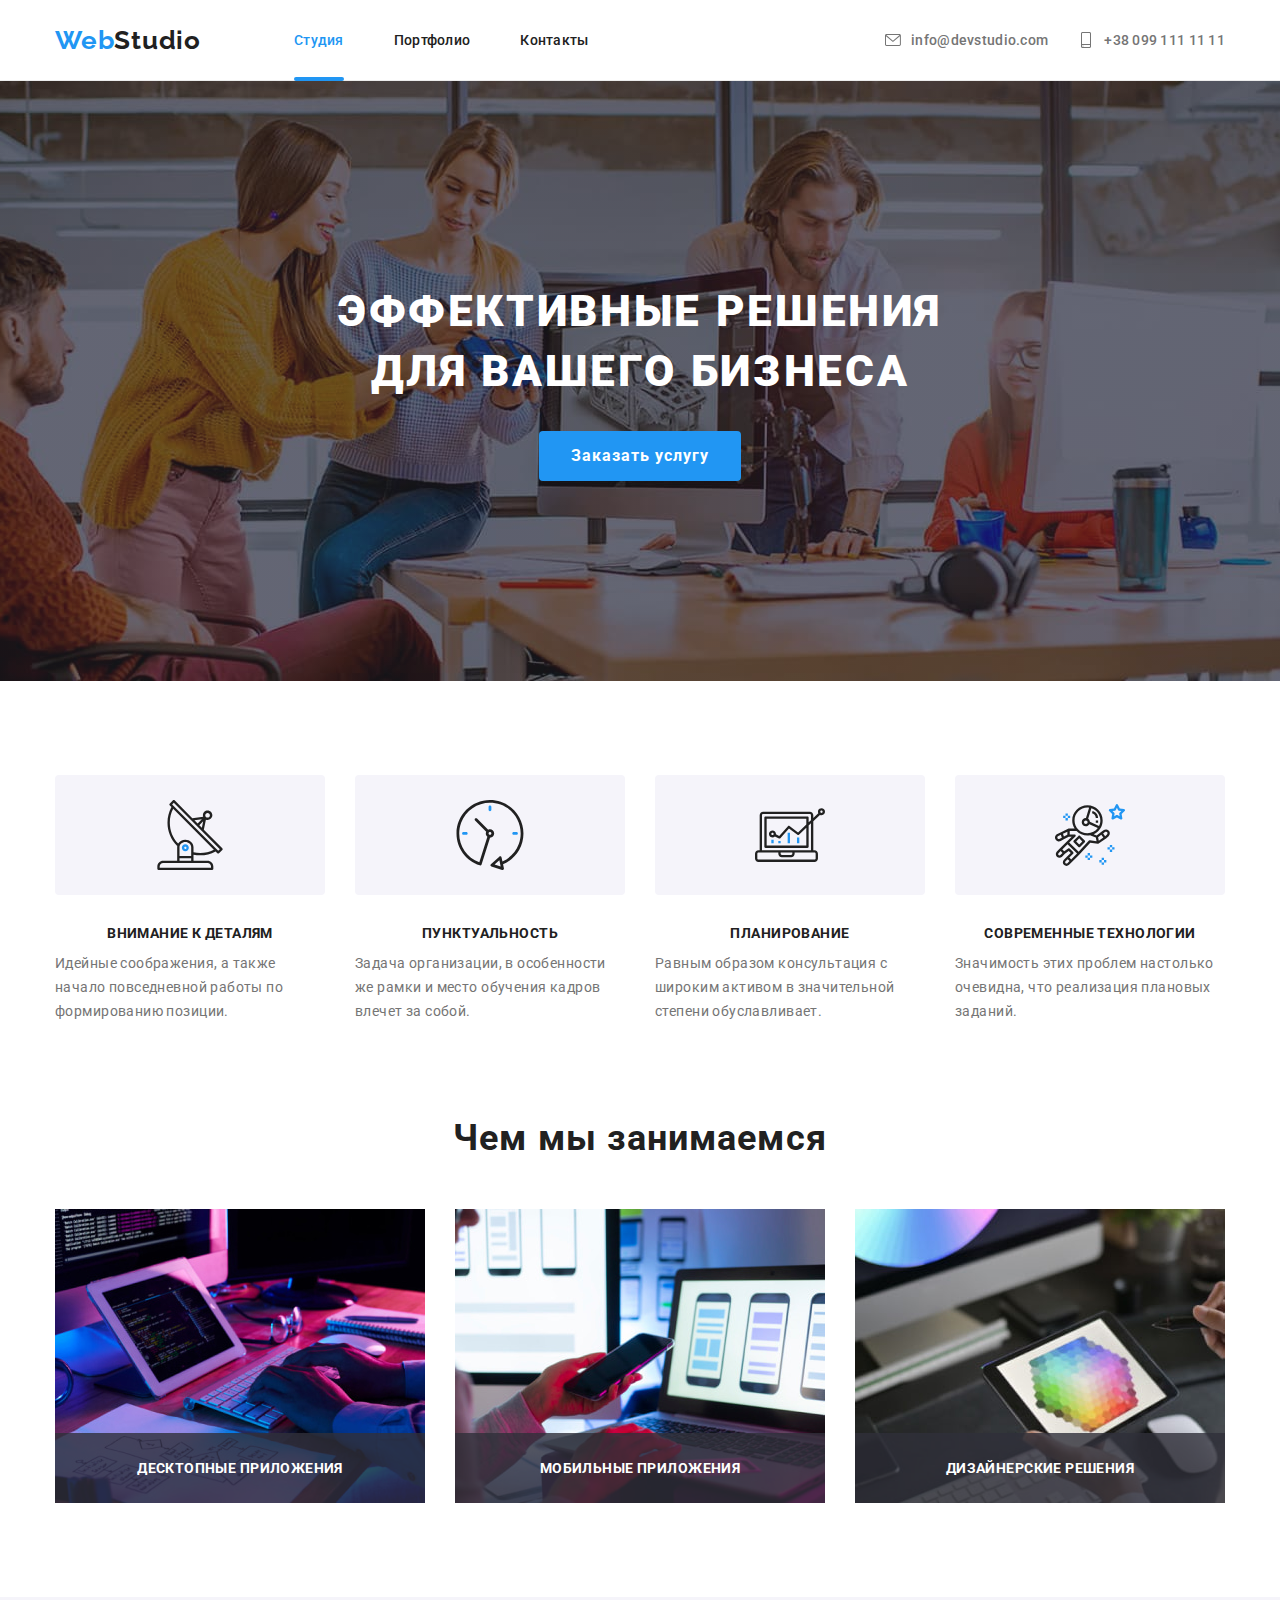
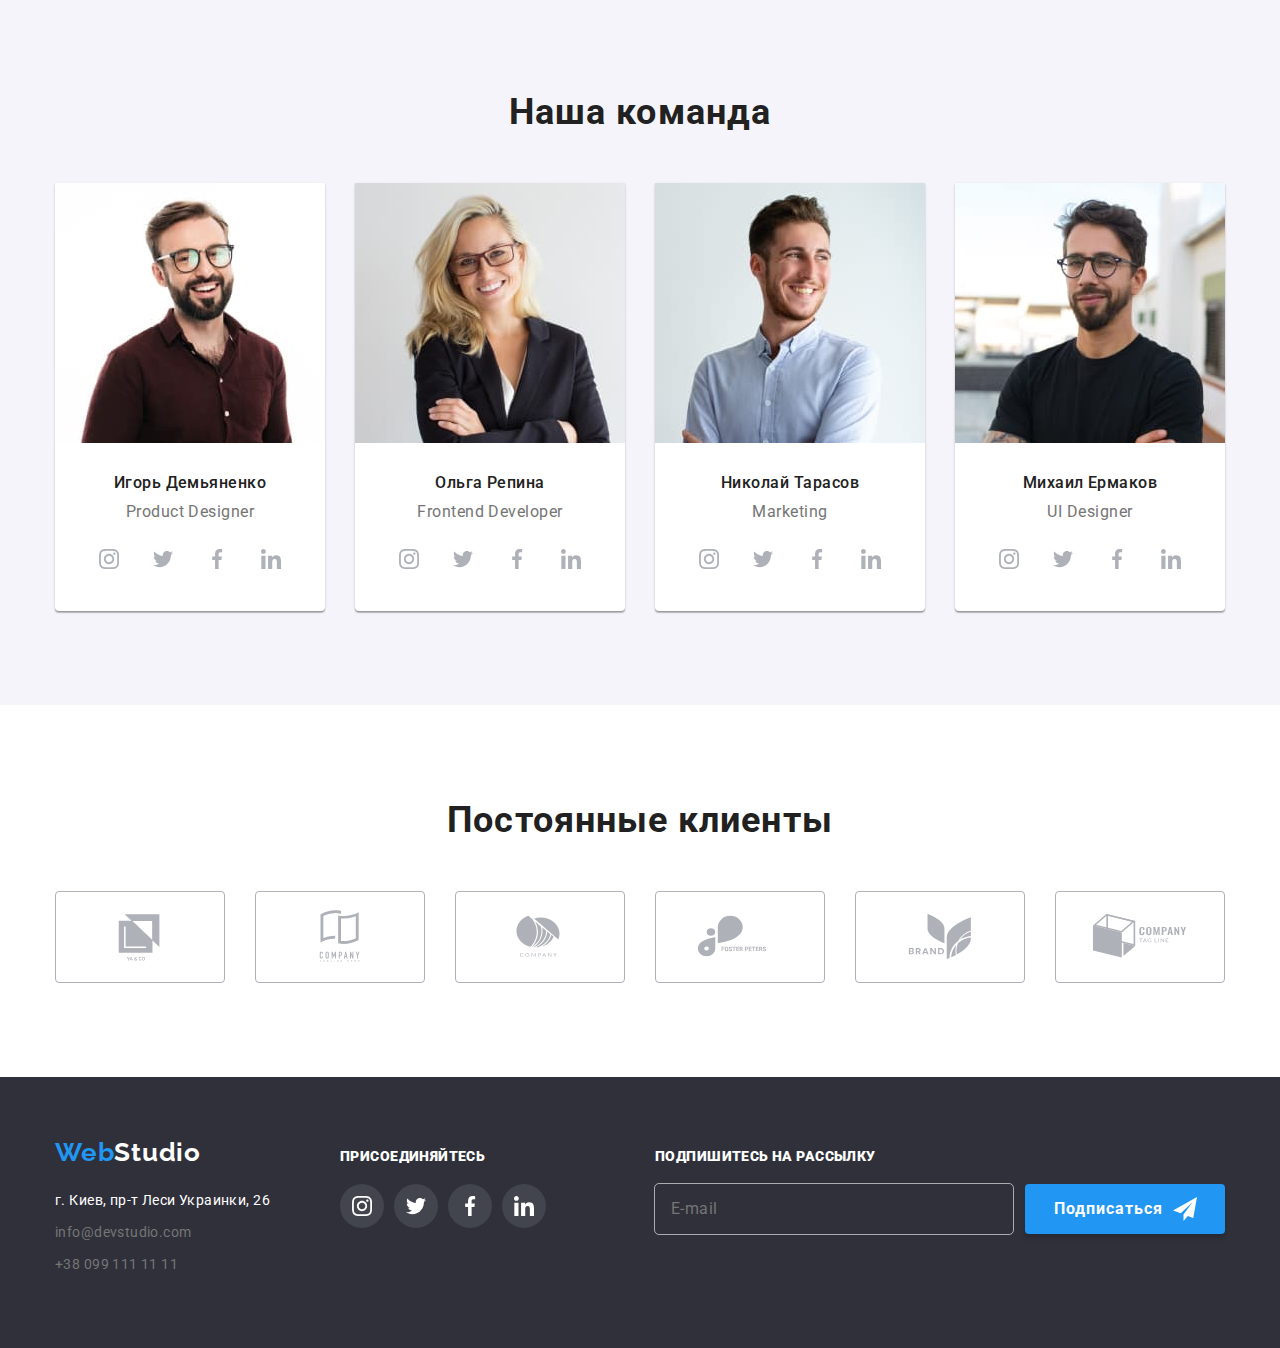
<file: index.html>
<!DOCTYPE html>
<html lang="ru">
  <head>
    <meta charset="UTF-8" />
    <meta http-equiv="X-UA-Compatible" content="IE=edge" />
    <meta name="viewport" content="width=device-width, initial-scale=1.0" />

    <link rel="preconnect" href="https://fonts.googleapis.com" />
    <link rel="preconnect" href="https://fonts.gstatic.com" crossorigin />
    <link
      href="https://fonts.googleapis.com/css2?family=Raleway:wght@700&family=Roboto:wght@400;500;700;900&display=swap"
      rel="stylesheet"
    />

    <!-- Нормалайзер из конспекта Саши Репеты -->
    <link
      rel="stylesheet"
      href="https://cdnjs.cloudflare.com/ajax/libs/modern-normalize/1.0.0/modern-normalize.min.css"
    />

    <link rel="stylesheet" href="./css/main.min.css" />

    <title>goit-markup-hw-08 (Домашка 08)</title>
  </head>

  <body>
    <!-- *Хедер  -->
    <header class="header">
      <div class="container header__container">
        <a class="header__logo logo" href="./index.html"
          ><span class="logo__color-part">Web</span>Studio</a
        >

        <button
          class="mob-menu-button"
          type="button"
          aria-expanded="false"
          aria-controls="mob-menu-container"
          data-mobile-button
        >
          <svg width="40" height="40" aria-label="Кнопка мобильного меню">
            <use
              class="mob-menu-button__menu-icon"
              href="./img/icons/icons.svg#icon-mob-menu"
            ></use>
            <use
              class="mob-menu-button__close-icon"
              href="./img/icons/icons.svg#icon-mob-close"
            ></use>
          </svg>
        </button>

        <div class="menu-container" id="mob-menu-container" data-mobile-menu>
          <nav class="navigation">
            <ul class="header__menu menu">
              <li class="menu__item">
                <a class="menu__link menu__link--active" href="">Студия</a>
              </li>
              <li class="menu__item">
                <a class="menu__link" href="./portfolio.html">Портфолио</a>
              </li>
              <li class="menu__item">
                <a class="menu__link" href="">Контакты</a>
              </li>
            </ul>
          </nav>

          <ul class="header__header-contacts header-contacts">
            <li class="header-contacts__item">
              <a class="header-contacts__link" href="mailto:info@devstudio.com">
                <svg class="header-contacts__icon" width="16" height="12">
                  <use href="./img/icons/icons.svg#icon-envelope"></use>
                </svg>
                info@devstudio.com
              </a>
            </li>
            <li class="header-contacts__item">
              <a
                class="header-contacts__link header-contacts__link--mobiled"
                href="tel:+380991111111"
              >
                <svg class="header-contacts__icon" width="10" height="16">
                  <use href="./img/icons/icons.svg#icon-smartphone"></use>
                </svg>
                +38 099 111 11 11
              </a>
            </li>
          </ul>

          <ul class="mob-social">
            <li class="mob-social__item"><a href="" class="mob-social__link">Instagram</a></li>
            <li class="mob-social__item"><a href="" class="mob-social__link">Twitter</a></li>
            <li class="mob-social__item"><a href="" class="mob-social__link">Facebook</a></li>
            <li class="mob-social__item"><a href="" class="mob-social__link">LinkedIn</a></li>
          </ul>
        </div>
      </div>
    </header>

    <main class="main">
      <section class="hero">
        <!-- Контейнер для контента -->
        <div class="container">
          <h1 class="hero__title">Эффективные решения<br />для вашего бизнеса</h1>
          <button class="hero__button button" data-modal-open>Заказать услугу</button>
        </div>
      </section>

      <!-- *Секция особенности -->
      <section class="section section--no-padding-bottom">
        <div class="container">
          <h2 class="visually-hidden">Особенности</h2>
          <ul class="peculiarities">
            <li class="peculiarities__item">
              <div class="peculiarities__thumb">
                <svg class="peculiarities__icon" width="70" height="70">
                  <use href="./img/icons/icons.svg#icon-antenna"></use>
                </svg>
              </div>
              <h3 class="peculiarities__title">Внимание к деталям</h3>
              <p class="peculiarities__text">
                Идейные соображения, а также начало повседневной работы по формированию позиции.
              </p>
            </li>

            <li class="peculiarities__item">
              <div class="peculiarities__thumb">
                <svg class="peculiarities__icon" width="70" height="70">
                  <use href="./img/icons/icons.svg#icon-clock"></use>
                </svg>
              </div>
              <h3 class="peculiarities__title">Пунктуальность</h3>
              <p class="peculiarities__text">
                Задача организации, в особенности же рамки и место обучения кадров влечет за собой.
              </p>
            </li>

            <li class="peculiarities__item">
              <div class="peculiarities__thumb">
                <svg class="peculiarities__icon" width="70" height="70">
                  <use href="./img/icons/icons.svg#icon-diagram"></use>
                </svg>
              </div>
              <h3 class="peculiarities__title">Планирование</h3>
              <p class="peculiarities__text">
                Равным образом консультация с широким активом в значительной степени обуславливает.
              </p>
            </li>

            <li class="peculiarities__item">
              <div class="peculiarities__thumb">
                <svg class="peculiarities__icon" width="70" height="70">
                  <use href="./img/icons/icons.svg#icon-astronaut"></use>
                </svg>
              </div>
              <h3 class="peculiarities__title">Современные технологии</h3>
              <p class="peculiarities__text">
                Значимость этих проблем настолько очевидна, что реализация плановых заданий.
              </p>
            </li>
          </ul>
        </div>
      </section>

      <!-- *Секция специализация -->
      <section class="section section--display-none">
        <div class="container">
          <h2 class="section__title">Чем мы занимаемся</h2>
          <ul class="specialization">
            <li class="specialization__item">
              <img
                class="specialization__image"
                srcset="./img/spec_box1-370px.jpg 1x, ./img/spec_box1@2x-740px.jpg 2x"
                src="./img/spec_box1-370px.jpg"
                alt="Разработка десктоп приложений"
              />
              <p class="specialization__text">Десктопные приложения</p>
            </li>
            <li class="specialization__item">
              <img
                class="specialization__image"
                srcset="./img/spec_box2-370px.jpg 1x, ./img/spec_box2@2x-740px.jpg 2x"
                src="img/spec_box2-370px.jpg"
                alt="Разработка мобильных приложений"
              />
              <p class="specialization__text">Мобильные приложения</p>
            </li>
            <li class="specialization__item">
              <img
                class="specialization__image"
                srcset="./img/spec_box3-370px.jpg 1x, ./img/spec_box3@2x-740px.jpg 2x"
                src="img/spec_box3-370px.jpg"
                alt="WEB design"
              />
              <p class="specialization__text">Дизайнерские решения</p>
            </li>
          </ul>
        </div>
      </section>

      <section class="section section--colored-grey">
        <div class="container">
          <h2 class="section__title">Наша команда</h2>
          <ul class="our-team">
            <li class="our-team__item">
              <img
                srcset="
                  ./img/team_img1-270px.jpg 270w,
                  ./img/team_img1-540px.jpg 450w,
                  ./img/team_img1-540px.jpg 540w,
                  ./img/team_img1-900px.jpg 900w
                "
                sizes="(min-width: 1200px) 270px, (min-width: 768px) 354px, 100vw"
                src="./img/team_img1-270px.jpg"
                alt="Игорь Демьяненко. Product Designer"
              />
              <div class="our-team__content">
                <h3 class="our-team__title">Игорь Демьяненко</h3>
                <p class="our-team__text">Product Designer</p>
                <ul class="our-team__social social">
                  <li class="social__item">
                    <a href="" class="social__link">
                      <svg class="social__icon" width="20" height="20">
                        <use href="./img/icons/icons.svg#icon-instagram"></use>
                      </svg>
                    </a>
                  </li>
                  <li class="social__item">
                    <a href="" class="social__link">
                      <svg class="social__icon" width="20" height="20">
                        <use href="./img/icons/icons.svg#icon-twitter"></use>
                      </svg>
                    </a>
                  </li>
                  <li class="social__item">
                    <a href="" class="social__link">
                      <svg class="social__icon" width="20" height="20">
                        <use href="./img/icons/icons.svg#icon-facebook"></use>
                      </svg>
                    </a>
                  </li>
                  <li class="social__item">
                    <a href="" class="social__link">
                      <svg class="social__icon" width="20" height="20">
                        <use href="./img/icons/icons.svg#icon-linkedin"></use>
                      </svg>
                    </a>
                  </li>
                </ul>
              </div>
            </li>

            <li class="our-team__item">
              <img
                srcset="
                  ./img/team_img2-270px.jpg 270w,
                  ./img/team_img2-540px.jpg 450w,
                  ./img/team_img2-540px.jpg 540w,
                  ./img/team_img2-900px.jpg 900w
                "
                sizes="(min-width: 1200px) 270px, (min-width: 768px) 354px, 100vw"
                src="./img/team_img2-270px.jpg"
                alt="Ольга Репина. Frontend Developer"
              />
              <div class="our-team__content">
                <h3 class="our-team__title">Ольга Репина</h3>
                <p class="our-team__text">Frontend Developer</p>
                <ul class="our-team__social social">
                  <li class="social__item">
                    <a href="" class="social__link">
                      <svg class="social__icon" width="20" height="20">
                        <use href="./img/icons/icons.svg#icon-instagram"></use>
                      </svg>
                    </a>
                  </li>
                  <li class="social__item">
                    <a href="" class="social__link">
                      <svg class="social__icon" width="20" height="20">
                        <use href="./img/icons/icons.svg#icon-twitter"></use>
                      </svg>
                    </a>
                  </li>
                  <li class="social__item">
                    <a href="" class="social__link">
                      <svg class="social__icon" width="20" height="20">
                        <use href="./img/icons/icons.svg#icon-facebook"></use>
                      </svg>
                    </a>
                  </li>
                  <li class="social__item">
                    <a href="" class="social__link">
                      <svg class="social__icon" width="20" height="20">
                        <use href="./img/icons/icons.svg#icon-linkedin"></use>
                      </svg>
                    </a>
                  </li>
                </ul>
              </div>
            </li>

            <li class="our-team__item">
              <img
                srcset="
                  ./img/team_img3-270px.jpg 270w,
                  ./img/team_img3-540px.jpg 450w,
                  ./img/team_img3-540px.jpg 540w,
                  ./img/team_img3-900px.jpg 900w
                "
                sizes="(min-width: 1200px) 270px, (min-width: 768px) 354px, 100vw"
                src="./img/team_img3-270px.jpg"
                alt="Николай Тарасов. Marketing"
              />
              <div class="our-team__content">
                <h3 class="our-team__title">Николай Тарасов</h3>
                <p class="our-team__text">Marketing</p>
                <ul class="our-team__social social">
                  <li class="social__item">
                    <a href="" class="social__link">
                      <svg class="social__icon" width="20" height="20">
                        <use href="./img/icons/icons.svg#icon-instagram"></use>
                      </svg>
                    </a>
                  </li>
                  <li class="social__item">
                    <a href="" class="social__link">
                      <svg class="social__icon" width="20" height="20">
                        <use href="./img/icons/icons.svg#icon-twitter"></use>
                      </svg>
                    </a>
                  </li>
                  <li class="social__item">
                    <a href="" class="social__link">
                      <svg class="social__icon" width="20" height="20">
                        <use href="./img/icons/icons.svg#icon-facebook"></use>
                      </svg>
                    </a>
                  </li>
                  <li class="social__item">
                    <a href="" class="social__link">
                      <svg class="social__icon" width="20" height="20">
                        <use href="./img/icons/icons.svg#icon-linkedin"></use>
                      </svg>
                    </a>
                  </li>
                </ul>
              </div>
            </li>

            <li class="our-team__item">
              <img
                srcset="
                  ./img/team_img4-270px.jpg 270w,
                  ./img/team_img4-540px.jpg 450w,
                  ./img/team_img4-540px.jpg 540w,
                  ./img/team_img4-900px.jpg 900w
                "
                sizes="(min-width: 1200px) 270px, (min-width: 768px) 354px, 100vw"
                src="./img/team_img4-270px.jpg"
                alt="Михаил Ермаков. UI Designer"
              />
              <div class="our-team__content">
                <h3 class="our-team__title">Михаил Ермаков</h3>
                <p class="our-team__text">UI Designer</p>
                <ul class="our-team__social social">
                  <li class="social__item">
                    <a href="" class="social__link">
                      <svg class="social__icon" width="20" height="20">
                        <use href="./img/icons/icons.svg#icon-instagram"></use>
                      </svg>
                    </a>
                  </li>
                  <li class="social__item">
                    <a href="" class="social__link">
                      <svg class="social__icon" width="20" height="20">
                        <use href="./img/icons/icons.svg#icon-twitter"></use>
                      </svg>
                    </a>
                  </li>
                  <li class="social__item">
                    <a href="" class="social__link">
                      <svg class="social__icon" width="20" height="20">
                        <use href="./img/icons/icons.svg#icon-facebook"></use>
                      </svg>
                    </a>
                  </li>
                  <li class="social__item">
                    <a href="" class="social__link">
                      <svg class="social__icon" width="20" height="20">
                        <use href="./img/icons/icons.svg#icon-linkedin"></use>
                      </svg>
                    </a>
                  </li>
                </ul>
              </div>
            </li>
          </ul>
        </div>
      </section>

      <section class="section">
        <div class="container">
          <h2 class="section__title">Постоянные клиенты</h2>

          <ul class="clients">
            <li class="clients__item">
              <a href="" class="clients__link">
                <svg class="clients__icon" width="106" height="60">
                  <use href="./img/icons/icons.svg#icon-client-Logo1"></use>
                </svg>
              </a>
            </li>
            <li class="clients__item">
              <a href="" class="clients__link">
                <svg class="clients__icon" width="106" height="60">
                  <use href="./img/icons/icons.svg#icon-client-Logo2"></use>
                </svg>
              </a>
            </li>
            <li class="clients__item">
              <a href="" class="clients__link">
                <svg class="clients__icon" width="106" height="60">
                  <use href="./img/icons/icons.svg#icon-client-Logo3"></use>
                </svg>
              </a>
            </li>
            <li class="clients__item">
              <a href="" class="clients__link">
                <svg class="clients__icon" width="106" height="60">
                  <use href="./img/icons/icons.svg#icon-client-Logo4"></use>
                </svg>
              </a>
            </li>
            <li class="clients__item">
              <a href="" class="clients__link">
                <svg class="clients-icon" width="106" height="60">
                  <use href="./img/icons/icons.svg#icon-client-Logo5"></use>
                </svg>
              </a>
            </li>
            <li class="clients__item">
              <a href="" class="clients__link">
                <svg class="clients-icon" width="106" height="60">
                  <use href="./img/icons/icons.svg#icon-client-Logo6"></use>
                </svg>
              </a>
            </li>
          </ul>
        </div>
      </section>
    </main>

    <!-- Модалка -->
    <div class="backdrop backdrop--is-hidden" data-modal>
      <div class="modal">
        <button class="close-button" aria-label="Закрыть модальное окно" data-modal-close>
          <svg width="11" height="11">
            <use class="close-button__icon" href="./img/icons/icons.svg#icon-cross"></use>
          </svg>
        </button>

        <form class="form" name="order-form" autocomplete="off">
          <p class="form__title">Оставьте свои данные, мы вам перезвоним</p>

          <label class="form__field">
            <span class="form__label">Имя</span>

            <input type="text" class="form__input" name="input-name" />

            <svg class="form__icon" width="18" height="18">
              <use href="./img/icons/icons.svg#icon-person"></use>
            </svg>
          </label>

          <label class="form__field">
            <span class="form__label">Телефон</span>

            <input type="tel" class="form__input" name="input-phone" />
            <svg class="form__icon" width="18" height="18">
              <use href="./img/icons/icons.svg#icon-phone"></use>
            </svg>
          </label>

          <label class="form__field">
            <span class="form__label">Почта</span>

            <input type="email" class="form__input" name="input-email" />
            <svg class="form__icon" width="18" height="18">
              <use href="./img/icons/icons.svg#icon-email"></use>
            </svg>
          </label>

          <label class="form__field form__textarea">
            <span class="form__label">Комментарий</span>

            <textarea
              class="form__input input-textarea"
              name="input-comments"
              rows="6"
              placeholder="Введите текст"
            ></textarea>
          </label>

          <label class="form__checkbox checkbox">
            <input
              type="checkbox"
              name="checkbox-conditions"
              class="checkbox__original visually-hidden"
            />
            <svg class="checkbox__custom" width="16" height="15">
              <use href="./img/icons/icons.svg#icon-checkbox"></use>
            </svg>
            <span class="checkbox__label">
              Соглашаюсь с рассылкой и принимаю
              <a class="checkbox__link" href="">Условия договора</a>
            </span>
          </label>
          <button class="form__button-send button" type="submit" name="button-send">
            Отправить
          </button>
        </form>
      </div>
    </div>

    <!-- Футер -->
    <footer class="footer">
      <div class="container footer__container">
        <div class="footer__adress">
          <a class="footer__logo logo" href="./index.html"
            ><span class="logo__color-part">Web</span>Studio</a
          >
          <address class="address">
            <ul class="contacts address__list">
              <li class="adress__item">
                <p class="adress__location">г. Киев, пр-т Леси Украинки, 26</p>
              </li>
              <li class="adress__item">
                <a class="address__link" href="mailto:info@devstudio.com">info@devstudio.com</a>
              </li>
              <li class="adress__item">
                <a class="address__link" href="tel:+380991111111">+38 099 111 11 11</a>
              </li>
            </ul>
          </address>
        </div>

        <div class="footer__social">
          <h2 class="footer__title title"><strong>присоединяйтесь</strong></h2>

          <ul class="footer__social-list social">
            <li class="footer__social-item social__item">
              <a href="" class="footer__social-link social__link">
                <svg class="footer-social-ico" width="20" height="20">
                  <use href="./img/icons/icons.svg#icon-instagram"></use>
                </svg>
              </a>
            </li>
            <li class="footer__social-item social__item">
              <a href="" class="footer__social-link social__link">
                <svg class="footer-social-ico" width="20" height="20">
                  <use href="./img/icons/icons.svg#icon-twitter"></use>
                </svg>
              </a>
            </li>
            <li class="footer__social-item social__item">
              <a href="" class="footer__social-link social__link">
                <svg class="footer-social-ico" width="20" height="20">
                  <use href="./img/icons/icons.svg#icon-facebook"></use>
                </svg>
              </a>
            </li>
            <li class="footer__social-item social__item">
              <a href="" class="footer__social-link social__link">
                <svg class="footer-social-ico" width="20" height="20">
                  <use href="./img/icons/icons.svg#icon-linkedin"></use>
                </svg>
              </a>
            </li>
          </ul>
        </div>

        <div class="footer__subscription">
          <h2 class="footer__title title"><strong>Подпишитесь на рассылку</strong></h2>
          <form class="footer__form" name="footer-form" autocomplete="off">
            <input
              class="footer__email-input"
              type="email"
              name="footer-email"
              placeholder="E-mail"
            />
            <button class="footer__button button" type="submit">
              Подписаться
              <svg class="footer__button-icon" width="24" height="24">
                <use href="./img/icons/icons.svg#icon-telegram"></use>
              </svg>
            </button>
          </form>
        </div>
      </div>
    </footer>
    <script src="./js/modal.js"></script>
    <script src="./js/mob-menu.js"></script>
  </body>
</html>
</file>
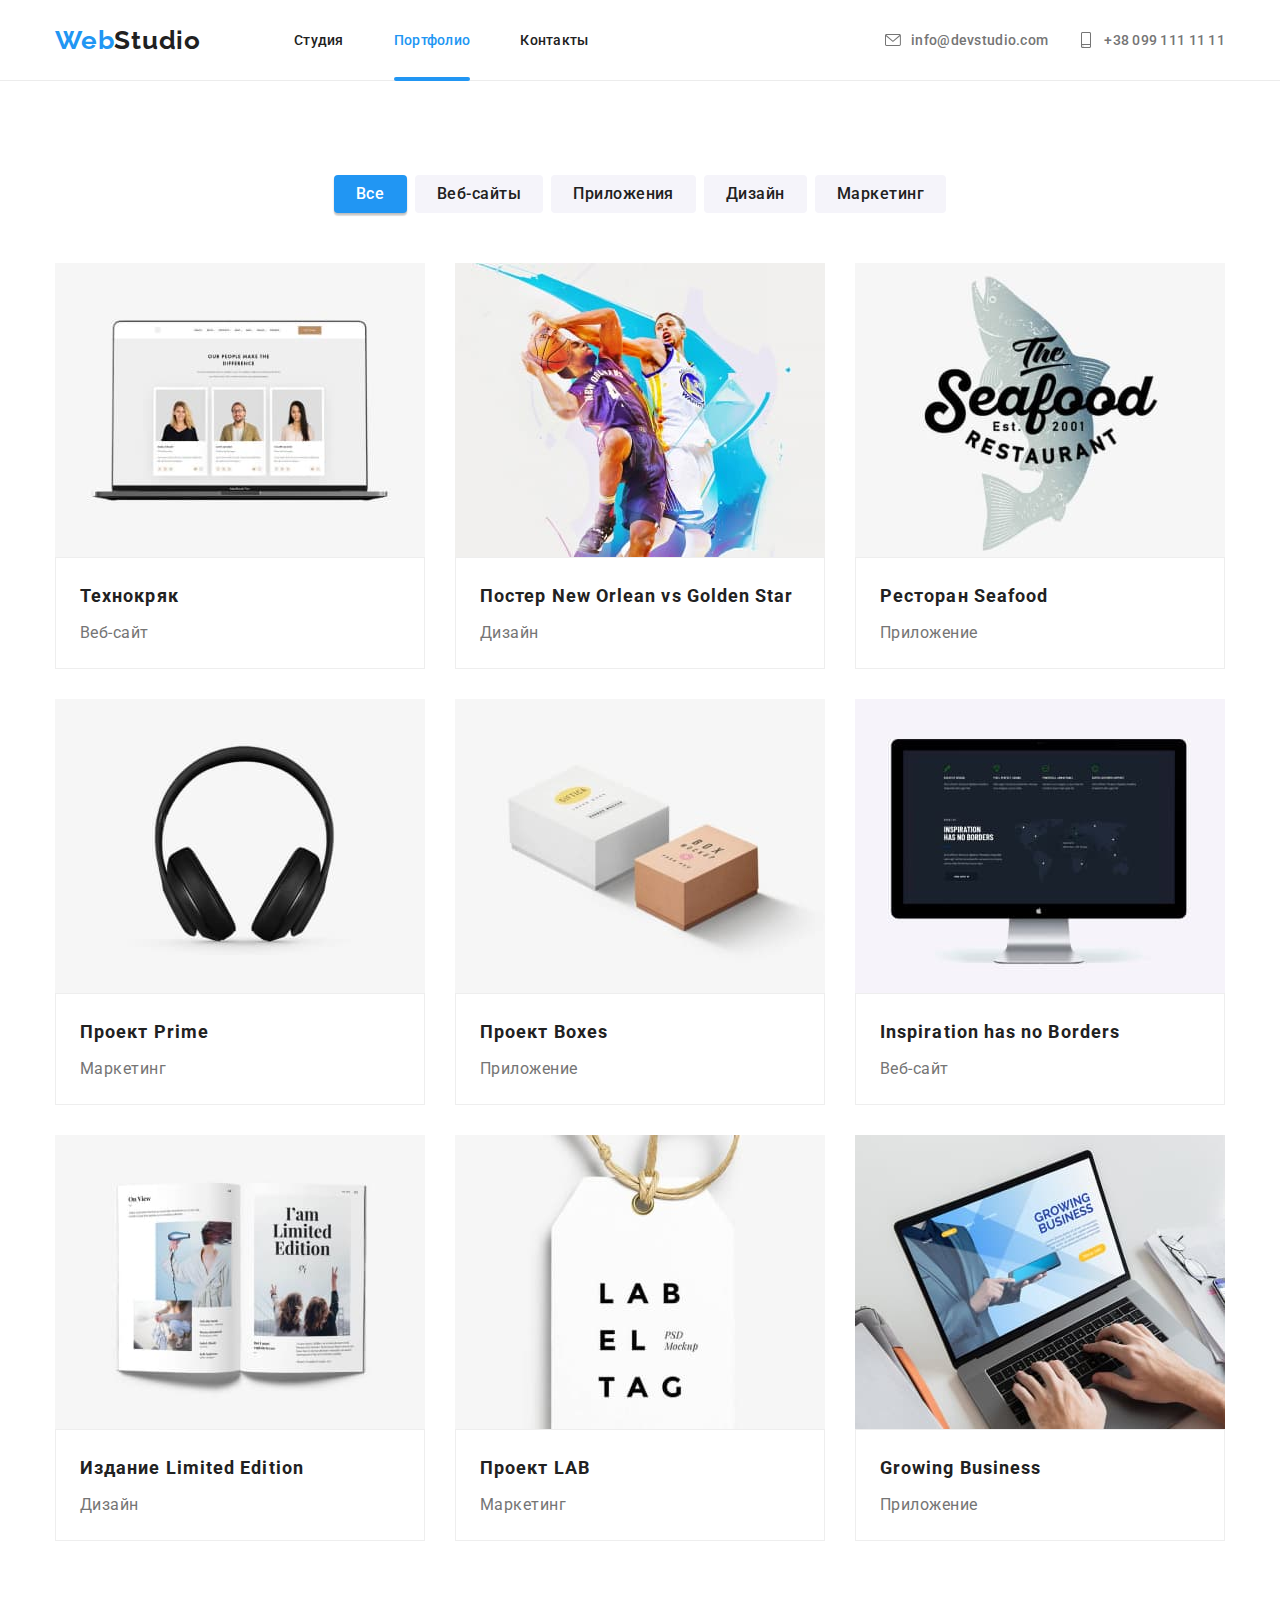
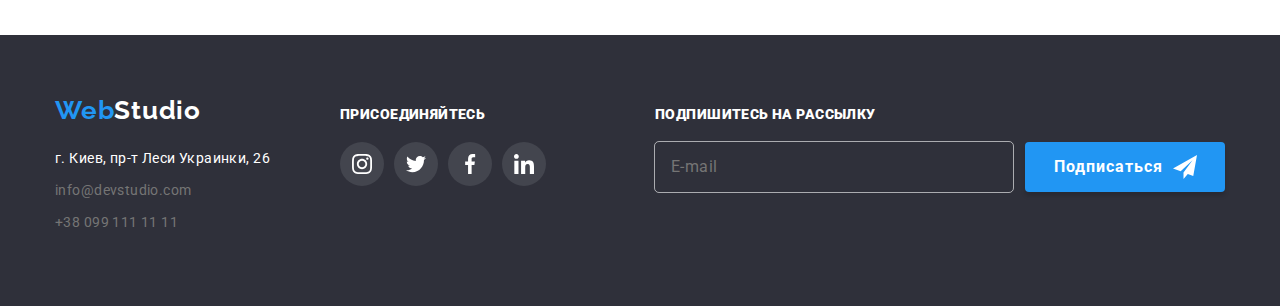
<file: portfolio.html>
<!DOCTYPE html>
<html lang="ru">
  <head>
    <meta charset="UTF-8" />
    <meta http-equiv="X-UA-Compatible" content="IE=edge" />
    <meta name="viewport" content="width=device-width, initial-scale=1.0" />

    <link rel="preconnect" href="https://fonts.googleapis.com" />
    <link rel="preconnect" href="https://fonts.gstatic.com" crossorigin />
    <link
      href="https://fonts.googleapis.com/css2?family=Raleway:wght@700&family=Roboto:wght@400;500;700;900&display=swap"
      rel="stylesheet"
    />

    <link
      rel="stylesheet"
      href="https://cdnjs.cloudflare.com/ajax/libs/modern-normalize/1.0.0/modern-normalize.min.css"
    />

    <link rel="stylesheet" href="./css/main.min.css" />

    <title>goit-markup-hw-08 (Домашка 08)</title>
  </head>
  <body>
    <!-- *Хедер  -->
    <header class="header">
      <div class="container header__container">
        <a class="header__logo logo" href="./index.html"
          ><span class="logo__color-part">Web</span>Studio</a
        >

        <button
          class="mob-menu-button"
          type="button"
          aria-expanded="false"
          aria-controls="mob-menu-container"
          data-mobile-button
        >
          <svg width="40" height="40" aria-label="Кнопка мобильного меню">
            <use
              class="mob-menu-button__menu-icon"
              href="./img/icons/icons.svg#icon-mob-menu"
            ></use>
            <use
              class="mob-menu-button__close-icon"
              href="./img/icons/icons.svg#icon-mob-close"
            ></use>
          </svg>
        </button>

        <div class="menu-container" id="mob-menu-container" data-mobile-menu>
          <nav class="navigation">
            <ul class="header__menu menu">
              <li class="menu__item">
                <a class="menu__link" href="./index.html">Студия</a>
              </li>
              <li class="menu__item">
                <a class="menu__link menu__link--active" href="">Портфолио</a>
              </li>
              <li class="menu__item">
                <a class="menu__link" href="">Контакты</a>
              </li>
            </ul>
          </nav>

          <ul class="header__header-contacts header-contacts">
            <li class="header-contacts__item">
              <a class="header-contacts__link" href="mailto:info@devstudio.com">
                <svg class="header-contacts__icon" width="16" height="12">
                  <use href="./img/icons/icons.svg#icon-envelope"></use>
                </svg>
                info@devstudio.com
              </a>
            </li>
            <li class="header-contacts__item">
              <a
                class="header-contacts__link header-contacts__link--mobiled"
                href="tel:+380991111111"
              >
                <svg class="header-contacts__icon" width="10" height="16">
                  <use href="./img/icons/icons.svg#icon-smartphone"></use>
                </svg>
                +38 099 111 11 11
              </a>
            </li>
          </ul>

          <ul class="mob-social">
            <li class="mob-social__item"><a href="" class="mob-social__link">Instagram</a></li>
            <li class="mob-social__item"><a href="" class="mob-social__link">Twitter</a></li>
            <li class="mob-social__item"><a href="" class="mob-social__link">Facebook</a></li>
            <li class="mob-social__item"><a href="" class="mob-social__link">LinkedIn</a></li>
          </ul>
        </div>
      </div>
    </header>

    <main class="main">
      <!-- Портфолио -->
      <section class="section">
        <div class="container">
          <h1 class="section__title visually-hidden">Портфолио</h1>
          <ul class="portfolio__filter filter">
            <li class="filter__item">
              <label class="filter__label filter-label">
                <input
                  class="filter-label__radio-original visually-hidden"
                  type="radio"
                  name="filter"
                  aria-label="Все"
                  data-cathegory="all"
                  checked
                />
                <span class="filter-label__radio-custom button">Все</span>
              </label>
            </li>

            <li class="filter__item">
              <label class="filter__label filter-label">
                <input
                  class="filter-label__radio-original visually-hidden"
                  type="radio"
                  name="filter"
                  aria-label="Веб-сайты"
                  data-cathegory="web"
                />
                <span class="filter-label__radio-custom button">Веб-сайты</span>
              </label>
            </li>

            <li class="filter__item">
              <label class="filter__label filter-label">
                <input
                  class="filter-label__radio-original visually-hidden"
                  type="radio"
                  name="filter"
                  aria-label="Приложения"
                  data-cathegory="app"
                />
                <span class="filter-label__radio-custom button">Приложения</span>
              </label>
            </li>

            <li class="filter__item">
              <label class="filter__label filter-label">
                <input
                  class="filter-label__radio-original visually-hidden"
                  type="radio"
                  name="filter"
                  aria-label="Дизайн"
                  data-cathegory="design"
                />
                <span class="filter-label__radio-custom button">Дизайн</span>
              </label>
            </li>

            <li class="filter__item">
              <label class="filter__label filter-label">
                <input
                  class="filter-label__radio-original visually-hidden"
                  type="radio"
                  name="filter"
                  aria-label="Маркетинг"
                  data-cathegory="marketing"
                />
                <span class="filter-label__radio-custom button">Маркетинг</span>
              </label>
            </li>
          </ul>

          <ul class="portfolio">
            <!-- <li class="portfolio__item">
              <a href="" class="card">
                <div class="card__thumb">
                  <div class="card__overlay">
                    <p class="card__text">
                      Технокряк это современная площадка распространения коронавируса. Компании
                      используют эту платформу для цифрового шпионажа и атак на защищённые сервера
                      конкурентов.
                    </p>
                  </div>

                  <picture class="card__image">
                    <source
                      srcset="
                        ./img/portfolio/pfolio-img-1-370px.jpg 1x,
                        ./img/portfolio/pfolio-img-1-740px.jpg 2x
                      "
                      media="(min-width: 1200px)"
                    />

                    <source
                      srcset="
                        ./img/portfolio/pfolio-img-1-354px.jpg 1x,
                        ./img/portfolio/pfolio-img-1-708px.jpg 2x
                      "
                      media="(min-width: 768px)"
                    />

                    <source
                      srcset="
                        ./img/portfolio/pfolio-img-1-450px.jpg 1x,
                        ./img/portfolio/pfolio-img-1-900px.jpg 2x
                      "
                      media="(min-width: 320px)"
                    />
                    <img src="./img/portfolio/pfolio-img-1-450px.jpg" alt="Технокряк. Веб-сайт" />
                  </picture>
                </div>

                <div class="card__content">
                  <h2 class="card__title">Технокряк</h2>
                  <p class="card__description">Веб-сайт</p>
                </div>
              </a>
            </li>

            <li class="portfolio__item">
              <a href="" class="card">
                <div class="card__thumb">
                  <div class="card__overlay">
                    <p class="card__text">
                      Технокряк это современная площадка распространения коронавируса. Компании
                      используют эту платформу для цифрового шпионажа и атак на защищённые сервера
                      конкурентов.
                    </p>
                  </div>

                  <picture class="card__image">
                    <source
                      srcset="
                        ./img/portfolio/pfolio-img-2-370px.jpg 1x,
                        ./img/portfolio/pfolio-img-2-740px.jpg 2x
                      "
                      media="(min-width: 1200px)"
                    />

                    <source
                      srcset="
                        ./img/portfolio/pfolio-img-2-354px.jpg 1x,
                        ./img/portfolio/pfolio-img-2-708px.jpg 2x
                      "
                      media="(min-width: 768px)"
                    />

                    <source
                      srcset="
                        ./img/portfolio/pfolio-img-2-450px.jpg 1x,
                        ./img/portfolio/pfolio-img-2-900px.jpg 2x
                      "
                      media="(min-width: 320px)"
                    />
                    <img
                      src="./img/portfolio/pfolio-img-2-450px.jpg"
                      alt="Постер New Orlean vs Golden Star. Дизайн"
                    />
                  </picture>
                </div>
                <div class="card__content">
                  <h2 class="card__title">Постер New Orlean vs Golden Star</h2>
                  <p class="card__description">Дизайн</p>
                </div>
              </a>
            </li>

            <li class="portfolio__item">
              <a href="" class="card">
                <div class="card__thumb">
                  <div class="card__overlay">
                    <p class="card__text">
                      Технокряк это современная площадка распространения коронавируса. Компании
                      используют эту платформу для цифрового шпионажа и атак на защищённые сервера
                      конкурентов.
                    </p>
                  </div>

                  <picture class="card__image">
                    <source
                      srcset="
                        ./img/portfolio/pfolio-img-3-370px.jpg 1x,
                        ./img/portfolio/pfolio-img-3-740px.jpg 2x
                      "
                      media="(min-width: 1200px)"
                    />

                    <source
                      srcset="
                        ./img/portfolio/pfolio-img-3-354px.jpg 1x,
                        ./img/portfolio/pfolio-img-3-708px.jpg 2x
                      "
                      media="(min-width: 768px)"
                    />

                    <source
                      srcset="
                        ./img/portfolio/pfolio-img-3-450px.jpg 1x,
                        ./img/portfolio/pfolio-img-3-900px.jpg 2x
                      "
                      media="(min-width: 320px)"
                    />
                    <img
                      src="./img/portfolio/pfolio-img-3-450px.jpg"
                      alt="Ресторан Seafood. Приложение"
                    />
                  </picture>
                </div>
                <div class="card__content">
                  <h2 class="card__title">Ресторан Seafood</h2>
                  <p class="card__description">Приложение</p>
                </div>
              </a>
            </li>

            <li class="portfolio__item">
              <a href="" class="card">
                <div class="card__thumb">
                  <div class="card__overlay">
                    <p class="card__text">
                      Технокряк это современная площадка распространения коронавируса. Компании
                      используют эту платформу для цифрового шпионажа и атак на защищённые сервера
                      конкурентов.
                    </p>
                  </div>

                  <picture class="card__image">
                    <source
                      srcset="
                        ./img/portfolio/pfolio-img-4-370px.jpg 1x,
                        ./img/portfolio/pfolio-img-4-740px.jpg 2x
                      "
                      media="(min-width: 1200px)"
                    />

                    <source
                      srcset="
                        ./img/portfolio/pfolio-img-4-354px.jpg 1x,
                        ./img/portfolio/pfolio-img-4-708px.jpg 2x
                      "
                      media="(min-width: 768px)"
                    />

                    <source
                      srcset="
                        ./img/portfolio/pfolio-img-4-450px.jpg 1x,
                        ./img/portfolio/pfolio-img-4-900px.jpg 2x
                      "
                      media="(min-width: 320px)"
                    />
                    <img
                      src="./img/portfolio/pfolio-img-4-450px.jpg"
                      alt="Проект Prime. Маркетинг"
                    />
                  </picture>
                </div>
                <div class="card__content">
                  <h2 class="card__title">Проект Prime</h2>
                  <p class="card__description">Маркетинг</p>
                </div>
              </a>
            </li>

            <li class="portfolio__item">
              <a href="" class="card">
                <div class="card__thumb">
                  <div class="card__overlay">
                    <p class="card__text">
                      Технокряк это современная площадка распространения коронавируса. Компании
                      используют эту платформу для цифрового шпионажа и атак на защищённые сервера
                      конкурентов.
                    </p>
                  </div>

                  <picture class="card__image">
                    <source
                      srcset="
                        ./img/portfolio/pfolio-img-5-370px.jpg 1x,
                        ./img/portfolio/pfolio-img-5-740px.jpg 2x
                      "
                      media="(min-width: 1200px)"
                    />

                    <source
                      srcset="
                        ./img/portfolio/pfolio-img-5-354px.jpg 1x,
                        ./img/portfolio/pfolio-img-5-708px.jpg 2x
                      "
                      media="(min-width: 768px)"
                    />

                    <source
                      srcset="
                        ./img/portfolio/pfolio-img-5-450px.jpg 1x,
                        ./img/portfolio/pfolio-img-5-900px.jpg 2x
                      "
                      media="(min-width: 320px)"
                    />
                    <img
                      src="./img/portfolio/pfolio-img-5-450px.jpg"
                      alt="Проект Boxes. Приложение"
                    />
                  </picture>
                </div>
                <div class="card__content">
                  <h2 class="card__title">Проект Boxes</h2>
                  <p class="card__description">Приложение</p>
                </div>
              </a>
            </li>

            <li class="portfolio__item">
              <a href="" class="card">
                <div class="card__thumb">
                  <div class="card__overlay">
                    <p class="card__text">
                      Технокряк это современная площадка распространения коронавируса. Компании
                      используют эту платформу для цифрового шпионажа и атак на защищённые сервера
                      конкурентов.
                    </p>
                  </div>

                  <picture class="card__image">
                    <source
                      srcset="
                        ./img/portfolio/pfolio-img-6-370px.jpg 1x,
                        ./img/portfolio/pfolio-img-6-740px.jpg 2x
                      "
                      media="(min-width: 1200px)"
                    />

                    <source
                      srcset="
                        ./img/portfolio/pfolio-img-6-354px.jpg 1x,
                        ./img/portfolio/pfolio-img-6-708px.jpg 2x
                      "
                      media="(min-width: 768px)"
                    />

                    <source
                      srcset="
                        ./img/portfolio/pfolio-img-6-450px.jpg 1x,
                        ./img/portfolio/pfolio-img-6-900px.jpg 2x
                      "
                      media="(min-width: 320px)"
                    />
                    <img
                      src="./img/portfolio/pfolio-img-6-450px.jpg"
                      alt="Inspiration has no Borders. Веб-сайт"
                    />
                  </picture>
                </div>
                <div class="card__content">
                  <h2 class="card__title">Inspiration has no Borders</h2>
                  <p class="card__description">Веб-сайт</p>
                </div>
              </a>
            </li>

            <li class="portfolio__item">
              <a href="" class="card">
                <div class="card__thumb">
                  <div class="card__overlay">
                    <p class="card__text">
                      Технокряк это современная площадка распространения коронавируса. Компании
                      используют эту платформу для цифрового шпионажа и атак на защищённые сервера
                      конкурентов.
                    </p>
                  </div>

                  <picture class="card__image">
                    <source
                      srcset="
                        ./img/portfolio/pfolio-img-7-370px.jpg 1x,
                        ./img/portfolio/pfolio-img-7-740px.jpg 2x
                      "
                      media="(min-width: 1200px)"
                    />

                    <source
                      srcset="
                        ./img/portfolio/pfolio-img-7-354px.jpg 1x,
                        ./img/portfolio/pfolio-img-7-708px.jpg 2x
                      "
                      media="(min-width: 768px)"
                    />

                    <source
                      srcset="
                        ./img/portfolio/pfolio-img-7-450px.jpg 1x,
                        ./img/portfolio/pfolio-img-7-900px.jpg 2x
                      "
                      media="(min-width: 320px)"
                    />
                    <img
                      src="./img/portfolio/pfolio-img-7-450px.jpg"
                      alt="Издание Limited Edition. Дизайн"
                    />
                  </picture>
                </div>
                <div class="card__content">
                  <h2 class="card__title">Издание Limited Edition</h2>
                  <p class="card__description">Дизайн</p>
                </div>
              </a>
            </li>

            <li class="portfolio__item">
              <a href="" class="card">
                <div class="card__thumb">
                  <div class="card__overlay">
                    <p class="card__text">
                      Технокряк это современная площадка распространения коронавируса. Компании
                      используют эту платформу для цифрового шпионажа и атак на защищённые сервера
                      конкурентов.
                    </p>
                  </div>

                  <picture class="card__image">
                    <source
                      srcset="
                        ./img/portfolio/pfolio-img-8-370px.jpg 1x,
                        ./img/portfolio/pfolio-img-8-740px.jpg 2x
                      "
                      media="(min-width: 1200px)"
                    />

                    <source
                      srcset="
                        ./img/portfolio/pfolio-img-8-354px.jpg 1x,
                        ./img/portfolio/pfolio-img-8-708px.jpg 2x
                      "
                      media="(min-width: 768px)"
                    />

                    <source
                      srcset="
                        ./img/portfolio/pfolio-img-8-450px.jpg 1x,
                        ./img/portfolio/pfolio-img-8-900px.jpg 2x
                      "
                      media="(min-width: 320px)"
                    />
                    <img src="./img/portfolio/pfolio-img-8-450px.jpg" 
                    alt="Проект LAB. Маркетинг" />
                  </picture>
                </div>
                <div class="card__content">
                  <h2 class="card__title">Проект LAB</h2>
                  <p class="card__description">Маркетинг</p>
                </div>
              </a>
            </li>

            <li class="portfolio__item">
              <a href="" class="card">
                <div class="card__thumb">
                  <div class="card__overlay">
                    <p class="card__text">
                      Технокряк это современная площадка распространения коронавируса. Компании
                      используют эту платформу для цифрового шпионажа и атак на защищённые сервера
                      конкурентов.
                    </p>
                  </div>

                  <picture class="card__image">
                    <source
                      srcset="
                        ./img/portfolio/pfolio-img-9-370px.jpg 1x,
                        ./img/portfolio/pfolio-img-9-740px.jpg 2x
                      "
                      media="(min-width: 1200px)"
                    />

                    <source
                      srcset="
                        ./img/portfolio/pfolio-img-9-354px.jpg 1x,
                        ./img/portfolio/pfolio-img-9-708px.jpg 2x
                      "
                      media="(min-width: 768px)"
                    />

                    <source
                      srcset="
                        ./img/portfolio/pfolio-img-9-450px.jpg 1x,
                        ./img/portfolio/pfolio-img-9-900px.jpg 2x
                      "
                      media="(min-width: 320px)"
                    />
                    <img
                      src="./img/portfolio/pfolio-img-9-450px.jpg"
                      alt="Growing Business. Приложение"
                    />
                  </picture>
                </div>
                <div class="card__content">
                  <h2 class="card__title">Growing Business</h2>
                  <p class="card__description">Приложение</p>
                </div>
              </a>
            </li>
             -->
          </ul>
        </div>
      </section>
    </main>

    <!-- Футер -->
    <footer class="footer">
      <div class="container footer__container">
        <div class="footer__adress">
          <a class="footer__logo logo" href="./index.html"
            ><span class="logo__color-part">Web</span>Studio</a
          >
          <address class="address">
            <ul class="contacts address__list">
              <li class="adress__item">
                <p class="adress__location">г. Киев, пр-т Леси Украинки, 26</p>
              </li>
              <li class="adress__item">
                <a class="address__link" href="mailto:info@devstudio.com">info@devstudio.com</a>
              </li>
              <li class="adress__item">
                <a class="address__link" href="tel:+380991111111">+38 099 111 11 11</a>
              </li>
            </ul>
          </address>
        </div>

        <div class="footer__social">
          <h2 class="footer__title title"><strong>присоединяйтесь</strong></h2>

          <ul class="footer__social-list social">
            <li class="footer__social-item social__item">
              <a href="" class="footer__social-link social__link">
                <svg class="footer-social-ico" width="20" height="20">
                  <use href="./img/icons/icons.svg#icon-instagram"></use>
                </svg>
              </a>
            </li>
            <li class="footer__social-item social__item">
              <a href="" class="footer__social-link social__link">
                <svg class="footer-social-ico" width="20" height="20">
                  <use href="./img/icons/icons.svg#icon-twitter"></use>
                </svg>
              </a>
            </li>
            <li class="footer__social-item social__item">
              <a href="" class="footer__social-link social__link">
                <svg class="footer-social-ico" width="20" height="20">
                  <use href="./img/icons/icons.svg#icon-facebook"></use>
                </svg>
              </a>
            </li>
            <li class="footer__social-item social__item">
              <a href="" class="footer__social-link social__link">
                <svg class="footer-social-ico" width="20" height="20">
                  <use href="./img/icons/icons.svg#icon-linkedin"></use>
                </svg>
              </a>
            </li>
          </ul>
        </div>

        <div class="footer__subscription">
          <h2 class="footer__title title"><strong>Подпишитесь на рассылку</strong></h2>
          <form class="footer__form" name="footer-form" autocomplete="off">
            <input
              class="footer__email-input"
              type="email"
              name="footer-email"
              placeholder="E-mail"
            />
            <button class="footer__button button" type="submit">
              Подписаться
              <svg class="footer__button-icon" width="24" height="24">
                <use href="./img/icons/icons.svg#icon-telegram"></use>
              </svg>
            </button>
          </form>
        </div>
      </div>
    </footer>
    <script src="./js/mob-menu.js" type="module"></script>
    <script src="./js/portfolio.js" type="module"></script>
  </body>
</html>
</file>
<file: css/main.min.css>
:root{--color-brand: #2196f3;--color-primary: #212121;--color-secondary: #757575;--color-third: #f5f4fa;--color-fourth: #2f303a;--color-cards-portfolio: #eee;--color-white: #ffffff;--color-white60: rgba(250, 255, 255, 0.6);--color-white10: rgba(250, 255, 255, 0.1);--color-overlay: rgba(47, 48, 58, 0.4);--color-card-overlay: rgba(33, 150, 243, 0.9);--color-current: currentColor;--color-inactive-icon: #afb1b8;--color-bg-specialization: rgba(47, 48, 58, 0.8);--color-input-outline: rgba(0, 0, 0, 0.1);--color-modal-overlay: rgba(0, 0, 0, 0.2);--color-active: #2196f3;--color-active-button: #188ce8;--primary-font: 'Roboto', sans-serif;--secondary-font: 'Raleway', sans-serif;--transition-time: 250ms;--transition-function: cubic-bezier(0.4, 0, 0.2, 1);--button-shadow: 0px 3px 1px rgba(0, 0, 0, 0.1), 0px 1px 2px rgba(0, 0, 0, 0.08),
    0px 2px 2px rgba(0, 0, 0, 0.12)}.visually-hidden{position:absolute;width:1px;height:1px;margin:-1px;padding:0;overflow:hidden;border:0;clip:rect(0 0 0 0)}.section__title{margin-bottom:30px;font-size:28px;line-height:calc(33 / 28);font-weight:700;letter-spacing:.03em;text-align:center}@media screen and (min-width: 1200px){.section__title{margin-bottom:50px;font-size:36px;line-height:calc(42 / 36);font-weight:700;letter-spacing:.03em;text-align:center}}.menu{font-size:14px;line-height:calc(16 / 14);font-weight:500;letter-spacing:.02em}@media screen and (min-width: 768px){.menu{display:-webkit-box;display:-ms-flexbox;display:flex;-webkit-box-align:center;-ms-flex-align:center;align-items:center;-webkit-box-pack:center;-ms-flex-pack:center;justify-content:center}.menu__item:not(:last-child){margin-right:50px}}@media screen and (min-width: 1200px){.menu__item:not(:last-child){margin-right:50px}}.menu__item:not(:last-child){margin-bottom:32px}@media screen and (min-width: 768px){.menu__item:not(:last-child){margin-bottom:0}}.menu__link{display:block;color:var(--color-primary);-webkit-transition-property:color;transition-property:color;-webkit-transition-duration:var(--transition-time);transition-duration:var(--transition-time);-webkit-transition-timing-function:var(--transition-function);transition-timing-function:var(--transition-function)}.menu__link:hover,.menu__link:focus{color:var(--color-active)}.menu__link--active{color:var(--color-active);position:relative}@media screen and (min-width: 768px){.menu__link--active::after{content:'';position:absolute;width:100%;height:4px;top:100%;left:0;-webkit-transform:translateY(calc(-100% + 1px));transform:translateY(calc(-100% + 1px));border-radius:2px;background-color:var(--color-active)}}@media screen and (min-width: 768px){.menu__link{padding-top:32px;padding-bottom:32px;margin-bottom:0}}.button{min-width:73px;padding:6px 22px;cursor:pointer;font-size:16px;font-weight:500;line-height:1.63;letter-spacing:0.03em;background-color:var(--color-third);color:var(--color-primary);border-radius:4px;-webkit-transition-property:color,background,-webkit-box-shadow;transition-property:color,background,-webkit-box-shadow;transition-property:color,background,box-shadow;transition-property:color,background,box-shadow,-webkit-box-shadow;-webkit-transition-duration:var(--transition-time);transition-duration:var(--transition-time);-webkit-transition-timing-function:var(--transition-function);transition-timing-function:var(--transition-function)}.button:hover,.button:focus{color:var(--color-white);background-color:var(--color-active);-webkit-box-shadow:var(--button-shadow);box-shadow:var(--button-shadow)}.card{display:block;text-decoration:none;display:-webkit-box;display:-ms-flexbox;display:flex;-webkit-box-orient:vertical;-webkit-box-direction:normal;-ms-flex-direction:column;flex-direction:column;-webkit-transition-property:-webkit-box-shadow,-webkit-transform;transition-property:-webkit-box-shadow,-webkit-transform;transition-property:box-shadow,transform;transition-property:box-shadow,transform,-webkit-box-shadow,-webkit-transform;-webkit-transition-duration:var(--transition-time);transition-duration:var(--transition-time);-webkit-transition-timing-function:var(--transition-function);transition-timing-function:var(--transition-function)}.card:hover,.card:focus{-webkit-box-shadow:0px 1px 1px rgba(0,0,0,0.12),0px 4px 4px rgba(0,0,0,0.06),1px 4px 6px rgba(0,0,0,0.16);box-shadow:0px 1px 1px rgba(0,0,0,0.12),0px 4px 4px rgba(0,0,0,0.06),1px 4px 6px rgba(0,0,0,0.16)}.card__content{padding-top:20px;padding-left:24px;padding-right:24px;padding-bottom:20px;-webkit-box-flex:1;-ms-flex-positive:1;flex-grow:1;border:1px solid var(--color-cards-portfolio)}.card__title{margin-bottom:4px;font-size:18px;line-height:calc(36 / 18);font-weight:700;letter-spacing:.06em;text-align:left;color:var(--color-primary)}.card__description{font-size:16px;line-height:calc(30 / 16);font-weight:400;letter-spacing:.03em;color:var(--color-secondary)}.card__thumb{position:relative;overflow:hidden}.card__image{max-width:100%;height:auto}.card__overlay{position:absolute;width:100%;height:294px;left:0;top:0;padding:24px;display:-webkit-box;display:-ms-flexbox;display:flex;-webkit-box-align:center;-ms-flex-align:center;align-items:center;-webkit-box-pack:none;-ms-flex-pack:none;justify-content:none;background-color:var(--color-card-overlay);-webkit-transform:translateY(100%);transform:translateY(100%);-webkit-transition-property:-webkit-box-shadow,-webkit-transform;transition-property:-webkit-box-shadow,-webkit-transform;transition-property:box-shadow,transform;transition-property:box-shadow,transform,-webkit-box-shadow,-webkit-transform;-webkit-transition-duration:var(--transition-time);transition-duration:var(--transition-time);-webkit-transition-timing-function:var(--transition-function);transition-timing-function:var(--transition-function);overflow:hidden}.card:hover .card__overlay,.card:focus .card__overlay{-webkit-transform:translateY(0%);transform:translateY(0%)}.card__overlay::-webkit-scrollbar{width:0}.card__text{font-size:18px;line-height:calc(28 / 18);font-weight:500;letter-spacing:.03em;color:var(--color-white)}.filter{display:-webkit-box;display:-ms-flexbox;display:flex;-webkit-box-align:center;-ms-flex-align:center;align-items:center;-webkit-box-pack:start;-ms-flex-pack:start;justify-content:flex-start;-ms-flex-wrap:wrap;flex-wrap:wrap;margin-top:-15px}@media screen and (min-width: 768px){.filter{display:-webkit-box;display:-ms-flexbox;display:flex;-webkit-box-align:center;-ms-flex-align:center;align-items:center;-webkit-box-pack:center;-ms-flex-pack:center;justify-content:center;-ms-flex-wrap:nowrap;flex-wrap:nowrap;margin-top:0}}.filter__item{margin-top:15px}.filter__item:not(:last-child){margin-right:8px}@media screen and (min-width: 768px){.filter__item{margin-top:0}}.filter-label__radio-custom{display:block;height:38px;padding:6px 22px;-webkit-transition-property:color,background-color;transition-property:color,background-color;-webkit-transition-duration:var(--transition-time);transition-duration:var(--transition-time);-webkit-transition-timing-function:var(--transition-function);transition-timing-function:var(--transition-function)}.filter-label__radio-original:checked+.filter-label__radio-custom{color:var(--color-white);background-color:var(--color-active);-webkit-box-shadow:var(--button-shadow);box-shadow:var(--button-shadow)}.logo{display:block;font-family:var(--secondary-font);font-size:26px;line-height:calc(36 / 26);font-weight:700;letter-spacing:.03em;color:var(--color-primary)}.logo__color-part{color:var(--color-brand)}.social{display:-webkit-box;display:-ms-flexbox;display:flex;-webkit-box-align:center;-ms-flex-align:center;align-items:center;-webkit-box-pack:center;-ms-flex-pack:center;justify-content:center}.social__item:not(:last-child){margin-right:10px}.social__link{display:-webkit-box;display:-ms-flexbox;display:flex;-webkit-box-align:center;-ms-flex-align:center;align-items:center;-webkit-box-pack:center;-ms-flex-pack:center;justify-content:center;width:44px;height:44px;background-color:transparent;color:var(--color-inactive-icon);border-radius:50%;-webkit-transition-property:background,color;transition-property:background,color;-webkit-transition-duration:var(--transition-time);transition-duration:var(--transition-time);-webkit-transition-timing-function:var(--transition-function);transition-timing-function:var(--transition-function)}.social__link:hover,.social__link:focus{background-color:var(--color-active);color:var(--color-white)}.backdrop{position:fixed;z-index:2;overflow-y:auto;width:100%;height:100%;padding:15px;top:0;left:0;background-color:var(--color-modal-overlay);-webkit-transition-property:opacity,visibility;transition-property:opacity,visibility;-webkit-transition-duration:var(--transition-time);transition-duration:var(--transition-time);-webkit-transition-timing-function:var(--transition-function);transition-timing-function:var(--transition-function)}.backdrop--is-hidden{opacity:0;visibility:hidden;pointer-events:none}.modal{position:absolute;width:calc(100% - 30px);padding:40px;background-color:var(--color-white);border-radius:4px;-webkit-box-shadow:0px 1px 3px rgba(0,0,0,0.12),0px 1px 1px rgba(0,0,0,0.14),0px 2px 1px rgba(0,0,0,0.2);box-shadow:0px 1px 3px rgba(0,0,0,0.12),0px 1px 1px rgba(0,0,0,0.14),0px 2px 1px rgba(0,0,0,0.2);-webkit-transition-property:-webkit-transform;transition-property:-webkit-transform;transition-property:transform;transition-property:transform, -webkit-transform;-webkit-transition-duration:var(--transition-time);transition-duration:var(--transition-time);-webkit-transition-timing-function:var(--transition-function);transition-timing-function:var(--transition-function)}.backdrop--is-hidden .modal{-webkit-transform:translate(-50%, -50%) scale(0.9);transform:translate(-50%, -50%) scale(0.9)}@media screen and (min-width: 480px){.modal{width:450px;min-height:609px;left:50%;top:50%;-webkit-transform:translate(-50%, -50%) scale(1);transform:translate(-50%, -50%) scale(1)}}@media screen and (min-width: 1200px){.modal{width:528px;min-height:581px}}.close-button{cursor:pointer;position:absolute;width:30px;height:30px;top:8px;right:8px;color:var(--color-primary);background-color:var(--color-white);border:1px solid var(--color-input-outline);border-radius:50%;-webkit-transition-property:color;transition-property:color;-webkit-transition-duration:var(--transition-time);transition-duration:var(--transition-time);-webkit-transition-timing-function:var(--transition-function);transition-timing-function:var(--transition-function)}.close-button:hover,.close-button:focus{color:var(--color-active)}.form{text-align:center}.form__title{margin-bottom:12px;font-size:20px;line-height:calc(30 / 20);font-weight:700;letter-spacing:.03em;text-align:center}@media screen and (min-width: 1200px){.form__title{font-size:20px;line-height:calc(23 / 20);font-weight:700;letter-spacing:.03em}}.form__field{display:block;width:100%;margin-bottom:10px;position:relative}.form__textarea{margin-bottom:20px}.form__label{margin-bottom:4px;display:block;font-size:12px;line-height:calc(14 / 12);font-weight:500;letter-spacing:.01em;text-align:left;color:var(--color-secondary)}.form__input{display:block;width:100%;padding-left:42px;padding-top:12px;padding-bottom:12px;padding-right:12px;font-size:14px;line-height:1.14;letter-spacing:0.01em;border:none;outline:1px solid var(--color-input-outline);border-radius:4px;-webkit-transition-property:outline;transition-property:outline;-webkit-transition-duration:var(--transition-time);transition-duration:var(--transition-time);-webkit-transition-timing-function:var(--transition-function);transition-timing-function:var(--transition-function)}.form__input:focus{outline:1px solid var(--color-active)}.input-textarea{padding-top:12px;padding-right:16px;padding-bottom:12px;padding-left:16px;resize:none}.input-textarea::-webkit-input-placeholder{color:rgba(117,117,117,0.5)}.input-textarea:-ms-input-placeholder{color:rgba(117,117,117,0.5)}.input-textarea::-ms-input-placeholder{color:rgba(117,117,117,0.5)}.input-textarea::placeholder{color:rgba(117,117,117,0.5)}.form__icon{display:block;position:absolute;top:50%;left:12px;-webkit-transition-property:color;transition-property:color;-webkit-transition-duration:var(--transition-time);transition-duration:var(--transition-time);-webkit-transition-timing-function:var(--transition-function);transition-timing-function:var(--transition-function);pointer-events:none}.form__input:focus+.form__icon{color:var(--color-active)}.checkbox{display:-webkit-box;display:-ms-flexbox;display:flex;-webkit-box-align:center;-ms-flex-align:center;align-items:center;-webkit-box-pack:center;-ms-flex-pack:center;justify-content:center;margin-bottom:30px}.checkbox__label{cursor:pointer;font-size:12px;line-height:calc(14 / 12);font-weight:500;letter-spacing:.03em;text-align:center;color:var(--color-secondary)}@media screen and (min-width: 1200px){.checkbox__label{font-size:14px;line-height:calc(16 / 14);font-weight:500;letter-spacing:.03em}}.checkbox__link{height:100%;padding:auto;text-decoration:none;color:var(--color-active);text-decoration:underline}.checkbox__custom{cursor:pointer;min-width:16px;display:inline-block;margin-right:8px;border:2px solid var(--color-primary);color:var(--color-white);background-color:var(--color-white);border-radius:2px;background-origin:border-box;-webkit-transition-property:background-color,border,color;transition-property:background-color,border,color;-webkit-transition-duration:var(--transition-time);transition-duration:var(--transition-time);-webkit-transition-timing-function:var(--transition-function);transition-timing-function:var(--transition-function)}.checkbox__original:checked+.checkbox__custom{color:var(--color-white);background-color:var(--color-brand);border:2px solid var(--color-brand)}.form__button-send{min-width:200px;height:50px;padding:10px 32px;font-weight:700;line-height:1.88;letter-spacing:0.06em;text-align:center;color:var(--color-white);background-color:var(--color-brand);-webkit-box-shadow:var(--button-shadow);box-shadow:var(--button-shadow)}.form__button-send:hover,.form__button-send:focus{background-color:var(--color-active-button)}.mob-menu-button{display:inline-block;margin:0;padding:0;border:0;background-color:transparent;position:absolute;z-index:2;cursor:pointer;top:10px;right:15px;-webkit-transition-property:color;transition-property:color;-webkit-transition-duration:var(--transition-time);transition-duration:var(--transition-time);-webkit-transition-timing-function:var(--transition-function);transition-timing-function:var(--transition-function)}.mob-menu-button:hover,.mob-menu-button:focus{color:var(--color-active)}@media screen and (min-width: 768px){.mob-menu-button{display:none}}@media screen and (min-width: 1200px){.mob-menu-button{display:none}}.mob-menu-button__close-icon{display:none}.mob-menu-button.is-open .mob-menu-button__close-icon{display:block}.mob-menu-button.is-open .mob-menu-button__menu-icon{display:none}.menu-container{z-index:1;display:none}@media screen and (max-width: 767px){.menu-container{position:fixed;top:0;left:0;width:100%;height:100vh;padding:48px 40px;overflow-y:auto}.menu-container.is-open{display:-webkit-box;display:-ms-flexbox;display:flex;-webkit-box-orient:vertical;-webkit-box-direction:normal;-ms-flex-direction:column;flex-direction:column;background-color:var(--color-white)}}@media screen and (min-width: 768px){.menu-container{display:-webkit-box;display:-ms-flexbox;display:flex;-webkit-box-align:center;-ms-flex-align:center;align-items:center;-webkit-box-pack:center;-ms-flex-pack:center;justify-content:center;-webkit-box-flex:1;-ms-flex:1 1 auto;flex:1 1 auto;margin-left:88px}}@media screen and (min-width: 1200px){.menu-container{margin-left:93px}}.menu__item{font-size:40px;line-height:calc(47 / 40);font-weight:500;letter-spacing:.02em}@media screen and (min-width: 768px){.menu__item{font-size:14px;line-height:calc(16 / 14);font-weight:500;letter-spacing:.02em}}.mob-social{display:-webkit-box;display:-ms-flexbox;display:flex;-webkit-box-align:center;-ms-flex-align:center;align-items:center;-webkit-box-pack:start;-ms-flex-pack:start;justify-content:flex-start}.mob-social__item{position:relative}.mob-social__item:not(:last-child){margin-right:20px}.mob-social__item:not(:last-child)::after{content:'';width:1px;height:22px;position:absolute;left:calc(100% + 10px);background-color:rgba(33,33,33,0.2)}@media screen and (min-width: 768px){.mob-social__item{display:none}}.mob-social__link{font-size:18px;line-height:calc(22 / 18);font-weight:500;letter-spacing:.02em;color:var(--color-brand)}body{font-family:var(--primary-font);background-color:var(--color-white);color:var(--color-primary)}.scroll-hidden{overflow:hidden}button{border:none}p{margin:0;padding:0}a{text-decoration:none}ul,li{list-style-type:none;margin:0;padding:0}h1,h2,h3,h4,h5,h6{margin:0}img{display:block;max-width:100%;height:auto}.container{padding-left:15px;padding-right:15px;margin-right:auto;margin-left:auto}@media screen and (min-width: 480px){.container{width:480px}}@media screen and (min-width: 768px){.container{width:768px}}@media screen and (min-width: 1200px){.container{width:1200px}}.section{padding-top:60px;padding-bottom:60px}@media screen and (min-width: 1200px){.section{padding-top:94px;padding-bottom:94px}.section--no-padding-bottom{padding-bottom:0px}}.section--colored-grey{background-color:var(--color-third)}@media screen and (max-width: 1199px){.section--display-none{display:none}}.header{border-bottom:1px solid #ececec}.header__container{position:relative}@media screen and (min-width: 768px){.header__container{display:-webkit-box;display:-ms-flexbox;display:flex;-webkit-box-align:center;-ms-flex-align:center;align-items:center;-webkit-box-pack:center;-ms-flex-pack:center;justify-content:center;-webkit-box-pack:start;-ms-flex-pack:start;justify-content:flex-start}}@media screen and (min-width: 1200px){.header__container{display:-webkit-box;display:-ms-flexbox;display:flex;-webkit-box-align:center;-ms-flex-align:center;align-items:center;-webkit-box-pack:center;-ms-flex-pack:center;justify-content:center}}@media screen and (min-width: 768px){.navigation{display:-webkit-box;display:-ms-flexbox;display:flex;-webkit-box-align:center;-ms-flex-align:center;align-items:center;-webkit-box-pack:start;-ms-flex-pack:start;justify-content:flex-start;-webkit-box-flex:1;-ms-flex:1 1 auto;flex:1 1 auto}}@media screen and (min-width: 1200px){.navigation{display:-webkit-box;display:-ms-flexbox;display:flex;-webkit-box-align:center;-ms-flex-align:center;align-items:center;-webkit-box-pack:start;-ms-flex-pack:start;justify-content:flex-start}}@media screen and (min-width: 768px){.header__header-contacts{display:-webkit-box;display:-ms-flexbox;display:flex;-webkit-box-align:center;-ms-flex-align:center;align-items:center;-webkit-box-pack:center;-ms-flex-pack:center;justify-content:center}}@media screen and (min-width: 1200px){.header__header-contacts{display:-webkit-box;display:-ms-flexbox;display:flex;-webkit-box-align:center;-ms-flex-align:center;align-items:center;-webkit-box-pack:center;-ms-flex-pack:center;justify-content:center}}.header__logo{font-size:24px;line-height:calc(28 / 24);font-weight:700;letter-spacing:.03em;padding-top:16px;padding-bottom:16px}@media screen and (min-width: 1200px){.header__logo{font-size:26px;line-height:calc(31 / 26);font-weight:700;letter-spacing:.03em;padding-top:24px;padding-bottom:24px}}.header__menu{margin-bottom:64px}@media screen and (min-width: 768px){.header__menu{margin-bottom:0}}@media screen and (min-width: 1200px){.header__menu{margin-bottom:0}}.header-contacts{display:-webkit-box;display:-ms-flexbox;display:flex;-webkit-box-align:start;-ms-flex-align:start;align-items:flex-start;-webkit-box-pack:center;-ms-flex-pack:center;justify-content:center;-webkit-box-orient:vertical;-webkit-box-direction:reverse;-ms-flex-direction:column-reverse;flex-direction:column-reverse;margin-top:auto;margin-bottom:64px}@media screen and (min-width: 768px){.header-contacts{display:-webkit-box;display:-ms-flexbox;display:flex;-webkit-box-align:start;-ms-flex-align:start;align-items:flex-start;-webkit-box-pack:center;-ms-flex-pack:center;justify-content:center;justify-content:center;margin-left:auto;margin-top:0;-webkit-box-orient:vertical;-webkit-box-direction:normal;-ms-flex-direction:column;flex-direction:column;margin-bottom:0px}}@media screen and (min-width: 1200px){.header-contacts{display:-webkit-box;display:-ms-flexbox;display:flex;-webkit-box-align:start;-ms-flex-align:start;align-items:flex-start;-webkit-box-pack:center;-ms-flex-pack:center;justify-content:center;margin-left:auto;margin-top:0;-webkit-box-orient:horizontal;-webkit-box-direction:normal;-ms-flex-direction:row;flex-direction:row;margin-bottom:0px}}.header-contacts__item:last-child{margin-bottom:32px}@media screen and (min-width: 768px){.header-contacts__item:not(:last-child){margin-bottom:10px}.header-contacts__item:last-child{margin-bottom:0px}}@media screen and (min-width: 1200px){.header-contacts__item:not(:last-child){margin-bottom:0px}.header-contacts__item:last-child{margin-bottom:0px}}@media screen and (min-width: 768px){.header-contacts__item:not(:last-child){margin-right:0px}}@media screen and (min-width: 1200px){.header-contacts__item:not(:last-child){margin-right:30px}}.header-contacts__icon{display:none}@media screen and (min-width: 768px){.header-contacts__icon{display:inline-block;margin-right:10px;width:16px;height:16px}}@media screen and (min-width: 1200px){.header-contacts__icon{display:inline-block;margin-right:10px;width:16px;height:16px}}.header-contacts__link{font-size:24px;line-height:calc(28 / 24);font-weight:500;letter-spacing:.02em;color:var(--color-secondary);-webkit-transition-property:color;transition-property:color;-webkit-transition-duration:var(--transition-time);transition-duration:var(--transition-time);-webkit-transition-timing-function:var(--transition-function);transition-timing-function:var(--transition-function)}.header-contacts__link--mobiled{font-size:34px;line-height:calc(40 / 34);font-weight:500;letter-spacing:.02em;color:var(--color-active)}.header-contacts__link:hover,.header-contacts__link:focus{color:var(--color-active)}@media screen and (min-width: 768px){.header-contacts__link{display:-webkit-box;display:-ms-flexbox;display:flex;-webkit-box-align:center;-ms-flex-align:center;align-items:center;-webkit-box-pack:center;-ms-flex-pack:center;justify-content:center;padding-top:0;padding-bottom:0;font-size:12px;line-height:calc(14 / 12);font-weight:500;letter-spacing:.02em;color:var(--color-secondary)}}@media screen and (min-width: 1200px){.header-contacts__link{display:-webkit-box;display:-ms-flexbox;display:flex;-webkit-box-align:center;-ms-flex-align:center;align-items:center;-webkit-box-pack:center;-ms-flex-pack:center;justify-content:center;padding-top:32px;padding-bottom:32px;font-size:14px;line-height:calc(16 / 14);font-weight:500;letter-spacing:.02em}}.hero{margin-left:auto;margin-right:auto;padding-top:118px;padding-bottom:118px;text-align:center;background-color:var(--color-fourth);background-image:-webkit-gradient(linear, left top, left bottom, from(var(--color-overlay)), to(var(--color-overlay))),url("../img/hero-bg-mobile.jpg");background-image:linear-gradient(to bottom, var(--color-overlay), var(--color-overlay)),url("../img/hero-bg-mobile.jpg");background-position:center, center;background-size:cover;background-repeat:no-repeat}@media (min-device-pixel-ratio: 2), (-webkit-min-device-pixel-ratio: 2), (min-resolution: 192dpi), (min-resolution: 2dppx){.hero{background-image:-webkit-gradient(linear, left top, left bottom, from(var(--color-overlay)), to(var(--color-overlay))),url("../img/hero-bg-mobile@2x.jpg");background-image:linear-gradient(to bottom, var(--color-overlay), var(--color-overlay)),url("../img/hero-bg-mobile@2x.jpg")}}@media screen and (min-width: 768px){.hero{background-image:-webkit-gradient(linear, left top, left bottom, from(var(--color-overlay)), to(var(--color-overlay))),url("../img/hero-bg-tablet.jpg");background-image:linear-gradient(to bottom, var(--color-overlay), var(--color-overlay)),url("../img/hero-bg-tablet.jpg")}}@media screen and (min-width: 768px) and (min-device-pixel-ratio: 2), screen and (min-width: 768px) and (-webkit-min-device-pixel-ratio: 2), screen and (min-width: 768px) and (min-resolution: 192dpi), screen and (min-width: 768px) and (min-resolution: 2dppx){.hero{background-image:-webkit-gradient(linear, left top, left bottom, from(var(--color-overlay)), to(var(--color-overlay))),url("../img/hero-bg-tablet@2x.jpg");background-image:linear-gradient(to bottom, var(--color-overlay), var(--color-overlay)),url("../img/hero-bg-tablet@2x.jpg")}}@media screen and (min-width: 1200px){.hero{max-width:1600px;padding-top:200px;padding-bottom:200px;background-image:-webkit-gradient(linear, left top, left bottom, from(var(--color-overlay)), to(var(--color-overlay))),url("../img/hero-bg-desktop.jpg");background-image:linear-gradient(to bottom, var(--color-overlay), var(--color-overlay)),url("../img/hero-bg-desktop.jpg")}}@media screen and (min-width: 1200px) and (min-device-pixel-ratio: 2), screen and (min-width: 1200px) and (-webkit-min-device-pixel-ratio: 2), screen and (min-width: 1200px) and (min-resolution: 192dpi), screen and (min-width: 1200px) and (min-resolution: 2dppx){.hero{background-image:-webkit-gradient(linear, left top, left bottom, from(var(--color-overlay)), to(var(--color-overlay))),url("../img/hero-bg-desktop@2x.jpg");background-image:linear-gradient(to bottom, var(--color-overlay), var(--color-overlay)),url("../img/hero-bg-desktop@2x.jpg")}}.hero__title{margin-bottom:30px;font-size:26px;line-height:calc(42 / 26);font-weight:900;letter-spacing:.06em;text-align:center;text-transform:uppercase;color:var(--color-white)}@media screen and (min-width: 1200px){.hero__title{font-size:44px;line-height:calc(60 / 44);font-weight:none;letter-spacing:noneem}}.hero__button{min-width:200px;height:50px;padding:10px 32px;font-weight:700;line-height:1.88;letter-spacing:0.06em;text-align:center;background-color:var(--color-brand);color:var(--color-white);-webkit-transition-property:color,background;transition-property:color,background;-webkit-transition-duration:var(--transition-time);transition-duration:var(--transition-time);-webkit-transition-timing-function:var(--transition-function);transition-timing-function:var(--transition-function)}.hero__button:hover,.hero__button:focus{background-color:var(--color-active-button);color:var(--color-white)}@media screen and (min-width: 768px){.peculiarities{display:-webkit-box;display:-ms-flexbox;display:flex;-webkit-box-align:start;-ms-flex-align:start;align-items:start;-webkit-box-pack:justify;-ms-flex-pack:justify;justify-content:space-between;-ms-flex-wrap:wrap;flex-wrap:wrap}}.peculiarities__item:not(:last-child){margin-bottom:30px}@media screen and (min-width: 768px){.peculiarities__item{-ms-flex-preferred-size:calc((768px - 60px) / 2);flex-basis:calc((768px - 60px) / 2)}.peculiarities__item:not(:last-child){margin-bottom:0}.peculiarities__item:not(:nth-last-child(-n+2)){margin-bottom:30px}}@media screen and (min-width: 1200px){.peculiarities__item{-ms-flex-preferred-size:calc((1200px - 120px) / 4);flex-basis:calc((1200px - 120px) / 4)}.peculiarities__item:not(:last-child){margin-right:30px;margin-bottom:0}}.peculiarities__thumb{height:120px;margin-bottom:30px;display:-webkit-box;display:-ms-flexbox;display:flex;-webkit-box-align:center;-ms-flex-align:center;align-items:center;-webkit-box-pack:center;-ms-flex-pack:center;justify-content:center;background-color:var(--color-third);border-radius:4px}.peculiarities__title{margin-bottom:10px;font-size:14px;line-height:calc(16 / 14);font-weight:700;letter-spacing:.03em;text-align:center;text-transform:uppercase}.peculiarities__text{font-size:14px;line-height:calc(24 / 14);font-weight:400;letter-spacing:.03em;color:var(--color-secondary)}@media screen and (min-width: 1200px){.specialization{display:-webkit-box;display:-ms-flexbox;display:flex;-webkit-box-align:center;-ms-flex-align:center;align-items:center;-webkit-box-pack:center;-ms-flex-pack:center;justify-content:center}}.specialization__item{-ms-flex-preferred-size:calc((100% - 60px) / 3);flex-basis:calc((100% - 60px) / 3);position:relative}.specialization__item:not(:last-child){margin-right:30px}.specialization__text{position:absolute;width:100%;height:70px;bottom:0;left:0;display:-webkit-box;display:-ms-flexbox;display:flex;-webkit-box-align:center;-ms-flex-align:center;align-items:center;-webkit-box-pack:center;-ms-flex-pack:center;justify-content:center;font-size:14px;line-height:calc(16 / 14);font-weight:700;letter-spacing:.03em;text-align:center;text-transform:uppercase;color:var(--color-white);background-color:var(--color-bg-specialization)}@media screen and (min-width: 768px){.our-team{display:-webkit-box;display:-ms-flexbox;display:flex;-webkit-box-align:start;-ms-flex-align:start;align-items:start;-webkit-box-pack:justify;-ms-flex-pack:justify;justify-content:space-between;-ms-flex-wrap:wrap;flex-wrap:wrap}}@media screen and (min-width: 1200px){.our-team{display:-webkit-box;display:-ms-flexbox;display:flex;-webkit-box-align:center;-ms-flex-align:center;align-items:center;-webkit-box-pack:center;-ms-flex-pack:center;justify-content:center}}.our-team__item{background-color:var(--color-white);max-width:100%;height:auto;-webkit-box-shadow:0px 1px 3px rgba(0,0,0,0.12),0px 1px 1px rgba(0,0,0,0.14),0px 2px 1px rgba(0,0,0,0.2);box-shadow:0px 1px 3px rgba(0,0,0,0.12),0px 1px 1px rgba(0,0,0,0.14),0px 2px 1px rgba(0,0,0,0.2);border-radius:0px 0px 4px 4px}.our-team__item:not(:last-child){margin-bottom:30px}@media screen and (min-width: 768px){.our-team__item{-ms-flex-preferred-size:calc((768px - 60px) / 2);flex-basis:calc((768px - 60px) / 2)}.our-team__item:not(:last-child){margin-bottom:0}.our-team__item:not(:nth-last-child(-n+2)){margin-bottom:30px}}@media screen and (min-width: 1200px){.our-team__item{-ms-flex-preferred-size:calc((100% - 90px) / 4);flex-basis:calc((100% - 90px) / 4)}.our-team__item:not(:nth-last-child(-n+2)){margin-bottom:0}.our-team__item:not(:last-child){margin-right:30px}}.our-team__content{padding-top:30px;padding-bottom:30px}.our-team__title{margin-bottom:10px;font-size:16px;line-height:calc(19 / 16);font-weight:500;letter-spacing:.03em;text-align:center}.our-team__text{margin-bottom:16px;font-size:16px;line-height:calc(19 / 16);font-weight:400;letter-spacing:.03em;text-align:center;color:var(--color-secondary)}.clients{display:-webkit-box;display:-ms-flexbox;display:flex;-webkit-box-align:center;-ms-flex-align:center;align-items:center;-webkit-box-pack:justify;-ms-flex-pack:justify;justify-content:space-between;-ms-flex-wrap:wrap;flex-wrap:wrap;margin-top:-30px;margin-left:0}@media screen and (min-width: 768px){.clients{display:-webkit-box;display:-ms-flexbox;display:flex;-webkit-box-align:center;-ms-flex-align:center;align-items:center;-webkit-box-pack:center;-ms-flex-pack:center;justify-content:center;margin-top:-30px;margin-left:-30px}}.clients__item{-ms-flex-preferred-size:calc((100% - 30px) / 2);flex-basis:calc((100% - 30px) / 2);margin-top:30px;margin-left:0}@media screen and (min-width: 768px){.clients__item{-ms-flex-preferred-size:calc((100% - 90px) / 3);flex-basis:calc((100% - 90px) / 3);margin-top:30px;margin-left:30px}}@media screen and (min-width: 1200px){.clients__item{-ms-flex-preferred-size:calc((100% - 180px) / 6);flex-basis:calc((100% - 180px) / 6);margin-bottom:0}.clients__item:not(:first-child){margin-left:30px}}.clients__link{display:-webkit-box;display:-ms-flexbox;display:flex;-webkit-box-align:center;-ms-flex-align:center;align-items:center;-webkit-box-pack:center;-ms-flex-pack:center;justify-content:center;width:100%;height:92px;color:var(--color-inactive-icon);border:1px solid var(--color-inactive-icon);border-radius:4px;-webkit-transition-property:color,border;transition-property:color,border;-webkit-transition-duration:var(--transition-time);transition-duration:var(--transition-time);-webkit-transition-timing-function:var(--transition-function);transition-timing-function:var(--transition-function)}.clients__link:hover,.clients__link:focus{color:var(--color-active);border:1px solid var(--color-active)}.portfolio__filter{margin-bottom:40px}@media screen and (min-width: 768px){.portfolio__filter{margin-bottom:30px}}@media screen and (min-width: 1200px){.portfolio__filter{margin-bottom:50px}}@media screen and (min-width: 768px){.portfolio{display:-webkit-box;display:-ms-flexbox;display:flex;-webkit-box-align:none;-ms-flex-align:none;align-items:none;-webkit-box-pack:none;-ms-flex-pack:none;justify-content:none;-ms-flex-wrap:wrap;flex-wrap:wrap;margin-top:-30px;margin-left:-30px}}@media screen and (min-width: 1200px){.portfolio{display:-webkit-box;display:-ms-flexbox;display:flex;-webkit-box-align:none;-ms-flex-align:none;align-items:none;-webkit-box-pack:none;-ms-flex-pack:none;justify-content:none;-ms-flex-wrap:wrap;flex-wrap:wrap;margin-top:-30px;margin-left:-30px}}.portfolio__item{background-color:var(--color-white)}.portfolio__item:not(:last-child){margin-bottom:30px}@media screen and (min-width: 768px){.portfolio__item{-ms-flex-preferred-size:calc(100% / 2 - 30px);flex-basis:calc(100% / 2 - 30px);margin-left:30px;margin-top:30px;-webkit-box-align:stretch;-ms-flex-align:stretch;align-items:stretch;display:-webkit-box;display:-ms-flexbox;display:flex}.portfolio__item:not(:last-child){margin-bottom:0}}@media screen and (min-width: 1200px){.portfolio__item{-ms-flex-preferred-size:calc(100% / 3 - 30px);flex-basis:calc(100% / 3 - 30px);margin-left:30px;margin-top:30px}}.footer{padding-top:60px;padding-bottom:60px;background-color:var(--color-fourth)}@media screen and (min-width: 768px){.footer__container{display:-webkit-box;display:-ms-flexbox;display:flex;-webkit-box-align:baseline;-ms-flex-align:baseline;align-items:baseline;-ms-flex-pack:distribute;justify-content:space-around;-ms-flex-wrap:wrap;flex-wrap:wrap;margin:0 auto}}@media screen and (min-width: 1200px){.footer__container{display:-webkit-box;display:-ms-flexbox;display:flex;-webkit-box-align:baseline;-ms-flex-align:baseline;align-items:baseline;-webkit-box-pack:center;-ms-flex-pack:center;justify-content:center}}.footer__logo{font-size:24px;line-height:calc(28 / 24);font-weight:700;letter-spacing:.03em;text-align:center;color:var(--color-white);padding:0}@media screen and (min-width: 1200px){.footer__logo{font-size:26px;line-height:calc(31 / 26);font-weight:700;letter-spacing:.03em;text-align:left}}.address{margin-top:20px;font-style:normal;font-size:14px;line-height:calc(24 / 14);font-weight:400;letter-spacing:.03em;text-align:center;color:var(--color-white)}@media screen and (min-width: 1200px){.address{text-align:left}}.adress__item:not(:last-child){margin-bottom:8px}.address__link{padding-top:0;padding-bottom:0;color:var(--color-secondary);-webkit-transition-property:color;transition-property:color;-webkit-transition-duration:var(--transition-time);transition-duration:var(--transition-time);-webkit-transition-timing-function:var(--transition-function);transition-timing-function:var(--transition-function)}.address__link:hover,.address__link:focus{color:var(--color-active)}@media screen and (min-width: 768px){.footer__subscription{margin-top:60px;margin-bottom:0}}@media screen and (min-width: 1200px){.footer__subscription{margin-left:auto;margin-top:0}}.footer__adress{margin-bottom:60px}@media screen and (min-width: 768px){.footer__adress{margin-right:0;margin-bottom:0}}@media screen and (min-width: 1200px){.footer__adress{margin-right:70px;margin-bottom:0}}.footer__title{margin-bottom:20px;font-size:14px;line-height:calc(16 / 14);font-weight:700;letter-spacing:.03em;text-transform:uppercase;text-align:center;color:var(--color-white)}@media screen and (min-width: 768px){.footer__title{margin-top:0}}@media screen and (min-width: 1200px){.footer__title{margin-top:0;text-align:left}}.footer__social{margin-bottom:60px}.footer__social-link{background-color:var(--color-white10);color:var(--color-white);-webkit-transition-property:background;transition-property:background;-webkit-transition-duration:var(--transition-time);transition-duration:var(--transition-time);-webkit-transition-timing-function:var(--transition-function);transition-timing-function:var(--transition-function)}.footer__social-link:hover,.footer__social-link:focus{background-color:var(--color-active)}.footer__form{text-align:center}@media screen and (min-width: 1200px){.footer__form{display:-webkit-box;display:-ms-flexbox;display:flex;-webkit-box-align:center;-ms-flex-align:center;align-items:center;-webkit-box-pack:center;-ms-flex-pack:center;justify-content:center}}.footer__email-input{width:100%;margin-bottom:20px;padding-left:16px;padding-right:16px;padding-top:15px;padding-bottom:15px;font-size:16px;line-height:calc(20 / 16);font-weight:400;letter-spacing:.03em;background-color:var(--color-fourth);border:none;border-radius:4px;color:rgba(255,255,255,0.6);outline:solid 1px rgba(255,255,255,0.6)}@media screen and (min-width: 768px){.footer__email-input{min-width:450px}}@media screen and (min-width: 1200px){.footer__email-input{min-width:358px;margin-right:12px;margin-bottom:0}}.footer__button{display:-webkit-box;display:-ms-flexbox;display:flex;-webkit-box-align:center;-ms-flex-align:center;align-items:center;-webkit-box-pack:center;-ms-flex-pack:center;justify-content:center;margin:0 auto;min-width:200px;padding-top:10px;padding-bottom:10px;padding-left:29px;padding-right:28px;font-size:16px;line-height:calc(30 / 16);font-weight:700;letter-spacing:.06em;text-align:center;background-color:var(--color-brand);color:#ffffff;-webkit-box-shadow:0px 4px 4px rgba(0,0,0,0.15);box-shadow:0px 4px 4px rgba(0,0,0,0.15)}.footer__button:hover,.footer__button:focus{background-color:var(--color-active-button)}.footer__button-icon{margin-left:10px}
/*# sourceMappingURL=main.min.css.map */
</file>
